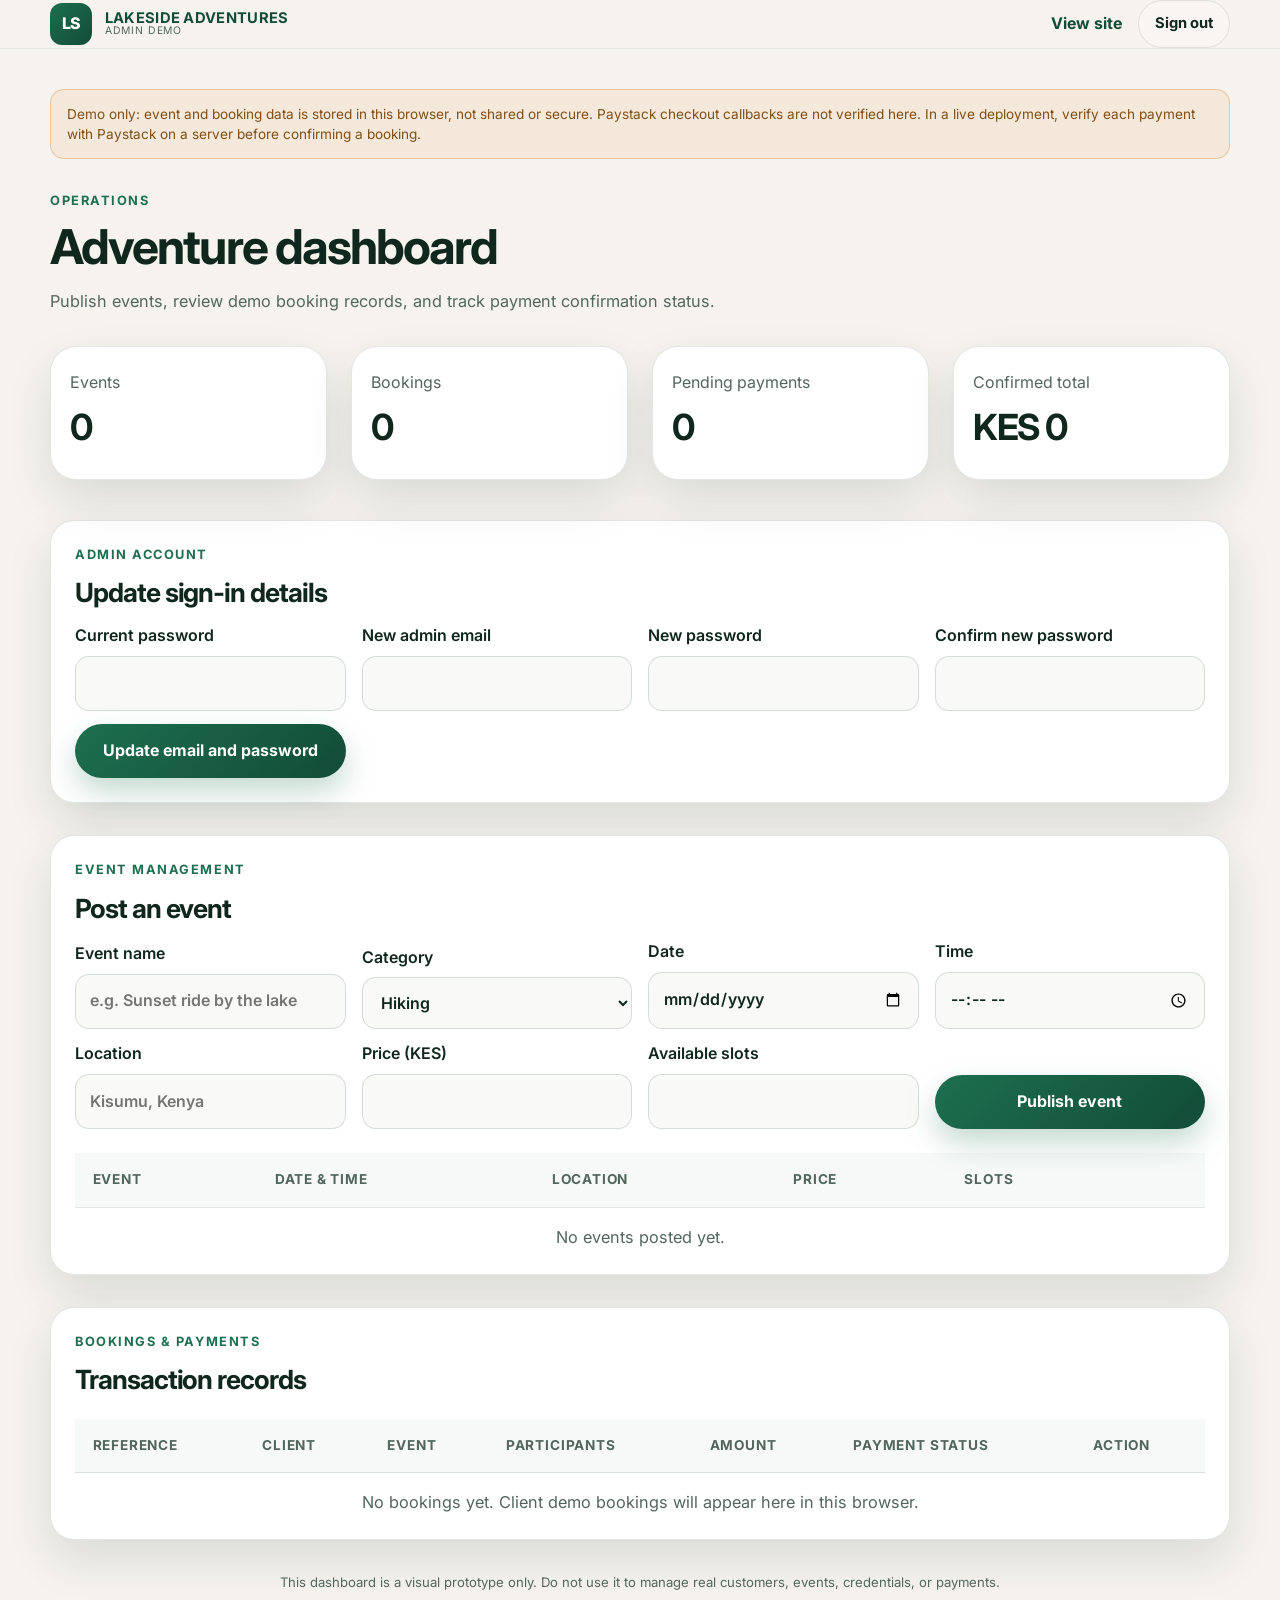
<file: admin.html>
<!DOCTYPE html>
<html lang="en">
  <head>
    <meta charset="UTF-8" />
    <meta name="viewport" content="width=device-width, initial-scale=1.0" />
    <meta name="robots" content="noindex, nofollow" />
    <meta name="description" content="LakeSide Adventures local admin dashboard prototype." />
    <title>Admin demo | LakeSide Adventures</title>
    <link rel="preconnect" href="https://fonts.googleapis.com" />
    <link rel="preconnect" href="https://fonts.gstatic.com" crossorigin />
    <link
      href="https://fonts.googleapis.com/css2?family=Inter:wght@400;500;600;700;800&display=swap"
      rel="stylesheet"
    />
    <link rel="stylesheet" href="styles.css" />
  </head>
  <body class="admin-page">
    <header class="site-header">
      <div class="container admin-nav">
        <a class="brand" href="index.html">
          <span class="brand-mark">LS</span>
          <span class="brand-text"><strong>LAKESIDE ADVENTURES</strong><small>Admin demo</small></span>
        </a>
        <div class="admin-nav-links">
          <a href="index.html">View site</a>
          <button class="secondary-btn small" id="adminSignOut" type="button">Sign out</button>
        </div>
      </div>
    </header>
    <main class="container admin-main">
      <div class="prototype-notice admin-notice">
        Demo only: event and booking data is stored in this browser, not shared or secure. Paystack checkout callbacks are not verified here.
        In a live deployment, verify each payment with Paystack on a server before confirming a booking.
      </div>

      <section class="admin-heading">
        <p class="section-label">Operations</p>
        <h1>Adventure dashboard</h1>
        <p>Publish events, review demo booking records, and track payment confirmation status.</p>
      </section>

      <section class="dashboard-grid admin-stats" aria-label="Dashboard totals">
        <article class="stat-box"><span>Events</span><strong id="eventCount">0</strong></article>
        <article class="stat-box"><span>Bookings</span><strong id="bookingCount">0</strong></article>
        <article class="stat-box"><span>Pending payments</span><strong id="pendingCount">0</strong></article>
        <article class="stat-box"><span>Confirmed total</span><strong id="revenueTotal">KES 0</strong></article>
      </section>

      <section class="admin-section">
        <div class="admin-section-heading">
          <div><p class="section-label">Admin account</p><h2>Update sign-in details</h2></div>
        </div>
        <form id="adminAccountForm" class="admin-form">
          <label>Current password<input type="password" name="currentPassword" autocomplete="current-password" required /></label>
          <label>New admin email<input type="email" name="email" autocomplete="email" required /></label>
          <label>New password<input type="password" name="password" autocomplete="new-password" minlength="12" required /></label>
          <label>Confirm new password<input type="password" name="passwordConfirm" autocomplete="new-password" minlength="12" required /></label>
          <button class="primary-btn admin-form-submit" type="submit">Update email and password</button>
          <p class="login-feedback" id="adminAccountFeedback" role="status" aria-live="polite" hidden></p>
        </form>
      </section>

      <section class="admin-section">
        <div class="admin-section-heading">
          <div><p class="section-label">Event management</p><h2>Post an event</h2></div>
        </div>
        <form id="eventForm" class="admin-form">
          <label>Event name<input type="text" name="title" required maxlength="80" placeholder="e.g. Sunset ride by the lake" /></label>
          <label>Category
            <select name="category">
              <option>Hiking</option><option>Cycling</option><option>Nature</option><option>Community</option>
            </select>
          </label>
          <label>Date<input type="date" name="date" required /></label>
          <label>Time<input type="time" name="time" required /></label>
          <label>Location<input type="text" name="location" required maxlength="100" placeholder="Kisumu, Kenya" /></label>
          <label>Price (KES)<input type="number" name="price" min="0" step="1" required /></label>
          <label>Available slots<input type="number" name="capacity" min="1" step="1" required /></label>
          <button class="primary-btn admin-form-submit" type="submit">Publish event</button>
        </form>
        <div class="admin-table-wrap">
          <table>
            <thead><tr><th>Event</th><th>Date & time</th><th>Location</th><th>Price</th><th>Slots</th><th></th></tr></thead>
            <tbody id="adminEvents"></tbody>
          </table>
          <p class="empty-state" id="emptyEvents">No events posted yet.</p>
        </div>
      </section>

      <section class="admin-section">
        <div class="admin-section-heading">
          <div><p class="section-label">Bookings & payments</p><h2>Transaction records</h2></div>
        </div>
        <div class="admin-table-wrap">
          <table>
            <thead><tr><th>Reference</th><th>Client</th><th>Event</th><th>Participants</th><th>Amount</th><th>Payment status</th><th>Action</th></tr></thead>
            <tbody id="adminTransactions"></tbody>
          </table>
          <p class="empty-state" id="emptyTransactions">No bookings yet. Client demo bookings will appear here in this browser.</p>
        </div>
      </section>
      <p class="admin-footnote">This dashboard is a visual prototype only. Do not use it to manage real customers, events, credentials, or payments.</p>
    </main>
    <script src="admin-auth.js"></script>
    <script src="admin.js"></script>
  </body>
</html>
</file>
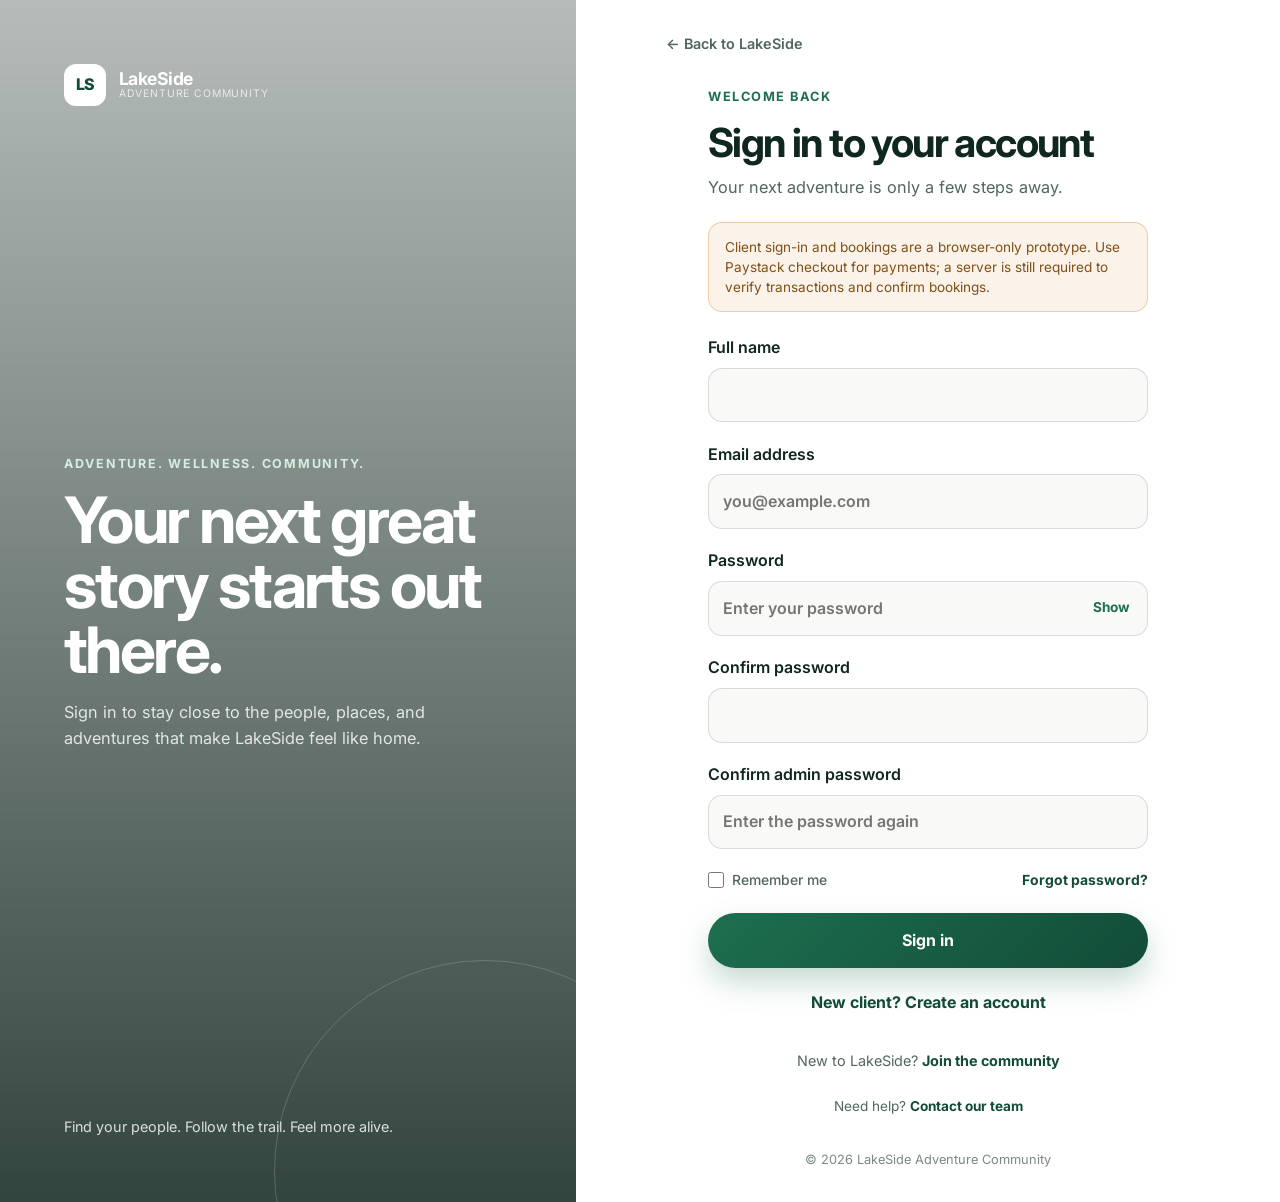
<file: login.html>
<!DOCTYPE html>
<html lang="en">
  <head>
    <meta charset="UTF-8" />
    <meta name="viewport" content="width=device-width, initial-scale=1.0" />
    <meta
      name="description"
      content="Sign in to your LakeSide Adventure Community account."
    />
    <title>Sign in | LakeSide Adventure Community</title>
    <link rel="preconnect" href="https://fonts.googleapis.com" />
    <link rel="preconnect" href="https://fonts.gstatic.com" crossorigin />
    <link
      href="https://fonts.googleapis.com/css2?family=Inter:wght@400;500;600;700;800&display=swap"
      rel="stylesheet"
    />
    <link rel="stylesheet" href="styles.css" />
  </head>
  <body class="login-page">
    <main class="login-layout">
      <aside class="login-story">
        <a href="index.html" class="brand login-brand" aria-label="LakeSide Adventure Community home">
          <span class="brand-mark">LS</span>
          <span class="brand-text">
            <strong>LakeSide</strong>
            <small>Adventure Community</small>
          </span>
        </a>
        <div class="login-story-copy">
          <p class="eyebrow">Adventure. Wellness. Community.</p>
          <h1>Your next great story starts out there.</h1>
          <p>Sign in to stay close to the people, places, and adventures that make LakeSide feel like home.</p>
        </div>
        <p class="login-story-caption">Find your people. Follow the trail. Feel more alive.</p>
      </aside>

      <section class="login-panel" aria-labelledby="login-heading">
        <a class="login-back-link" href="index.html">← Back to LakeSide</a>
        <div class="login-form-wrap">
          <p class="section-label">Welcome back</p>
          <h2 id="login-heading">Sign in to your account</h2>
          <p class="login-intro">Your next adventure is only a few steps away.</p>
          <p class="prototype-notice">Client sign-in and bookings are a browser-only prototype. Use Paystack checkout for payments; a server is still required to verify transactions and confirm bookings.</p>

          <form id="loginForm">
            <label for="clientName" id="clientNameLabel" hidden>
              Full name
              <input id="clientName" name="clientName" type="text" autocomplete="name" maxlength="100" />
            </label>
            <label for="loginEmail">
              Email address
              <input
                id="loginEmail"
                name="email"
                type="email"
                autocomplete="email"
                placeholder="you@example.com"
                required
              />
            </label>
            <label for="loginPassword">
              Password
              <span class="password-field">
                <input
                  id="loginPassword"
                  name="password"
                  type="password"
                  autocomplete="current-password"
                  placeholder="Enter your password"
                  required
                />
                <button
                  class="password-toggle"
                  id="passwordToggle"
                  type="button"
                  aria-label="Show password"
                  aria-pressed="false"
                >
                  Show
                </button>
              </span>
            </label>
            <label for="clientPasswordConfirm" id="clientPasswordConfirmLabel" hidden>
              Confirm password
              <input
                id="clientPasswordConfirm"
                name="clientPasswordConfirm"
                type="password"
                autocomplete="new-password"
                minlength="8"
              />
            </label>
            <label for="adminPasswordConfirm" id="adminPasswordConfirmLabel" hidden>
              Confirm admin password
              <input
                id="adminPasswordConfirm"
                name="adminPasswordConfirm"
                type="password"
                autocomplete="new-password"
                minlength="12"
                placeholder="Enter the password again"
              />
            </label>

            <div class="login-options">
              <label class="remember-option">
                <input type="checkbox" name="remember" />
                <span>Remember me</span>
              </label>
              <a href="mailto:hello@lakesidecommunity.co.ke?subject=Help%20with%20signing%20in">Forgot password?</a>
            </div>

            <button class="primary-btn full-width login-submit" type="submit">Sign in</button>
            <p class="login-feedback" id="loginFeedback" role="status" aria-live="polite" hidden></p>
          </form>
          <button class="login-mode-toggle" id="clientSignupToggle" type="button">New client? Create an account</button>

          <p class="signup-prompt">
            New to LakeSide?
            <a href="index.html#community">Join the community</a>
          </p>
          <p class="login-note">Need help? <a href="mailto:hello@lakesidecommunity.co.ke">Contact our team</a></p>
        </div>
        <footer class="login-footer">© 2026 LakeSide Adventure Community</footer>
      </section>
    </main>
    <script src="admin-auth.js"></script>
    <script src="client-auth.js"></script>
    <script src="login.js"></script>
  </body>
</html>
</file>
<file: styles.css>
:root {
  --bg: #f6f3ee;
  --bg-alt: #eef8f0;
  --panel: #ffffff;
  --panel-soft: #f4f6ef;
  --brand: #1d6f4f;
  --brand-dark: #124c38;
  --brand-light: #dfeee5;
  --accent: #e7a451;
  --text: #10271d;
  --muted: #52665d;
  --line: rgba(19, 53, 41, 0.12);
  --shadow: 0 20px 45px rgba(24, 52, 40, 0.12);
  --success: #1d824d;
  --warning: #d7872d;
}

* {
  box-sizing: border-box;
}

html {
  scroll-behavior: smooth;
}

body {
  margin: 0;
  font-family: "Inter", sans-serif;
  background: var(--bg);
  color: var(--text);
  line-height: 1.6;
}

a {
  color: inherit;
  text-decoration: none;
}

img {
  max-width: 100%;
  display: block;
}

button,
input,
select,
textarea {
  font: inherit;
}

.container {
  width: min(1180px, calc(100% - 2rem));
  margin: 0 auto;
}

.section-space {
  padding: 5.5rem 0;
}

.alt-bg {
  background: var(--bg-alt);
}

.section-label {
  margin: 0 0 0.75rem;
  color: var(--brand);
  text-transform: uppercase;
  letter-spacing: 0.12em;
  font-size: 0.8rem;
  font-weight: 700;
}

h1,
h2,
h3,
p {
  margin-top: 0;
}

h1 {
  font-size: clamp(2.7rem, 5vw, 5rem);
  line-height: 1.02;
  letter-spacing: -0.04em;
  margin-bottom: 1rem;
}

h2 {
  font-size: clamp(2rem, 4vw, 3rem);
  line-height: 1.15;
  letter-spacing: -0.04em;
  margin-bottom: 1rem;
}

h3 {
  font-size: 1.3rem;
  margin-bottom: 0.8rem;
}

p {
  color: var(--muted);
  font-size: 1.02rem;
}

.site-header {
  position: sticky;
  top: 0;
  z-index: 30;
  background: rgba(246, 243, 238, 0.88);
  backdrop-filter: blur(12px);
  border-bottom: 1px solid rgba(18, 76, 56, 0.08);
}

.nav-shell {
  display: flex;
  align-items: center;
  justify-content: space-between;
  gap: 1rem;
  min-height: 76px;
}

.brand {
  display: inline-flex;
  align-items: center;
  gap: 0.8rem;
  min-width: 0;
}

.brand-mark {
  display: inline-grid;
  place-items: center;
  width: 42px;
  height: 42px;
  border-radius: 12px;
  color: white;
  background: linear-gradient(135deg, var(--brand), var(--brand-dark));
  font-weight: 800;
  letter-spacing: -0.06em;
}

.brand-text {
  display: flex;
  flex-direction: column;
  line-height: 1.05;
}

.brand-text strong {
  font-size: 1.1rem;
  letter-spacing: -0.03em;
}

.brand-text small {
  font-size: 0.65rem;
  color: var(--muted);
  text-transform: uppercase;
  letter-spacing: 0.08em;
}

.site-nav {
  display: flex;
  align-items: center;
  gap: 1.2rem;
  font-size: 0.96rem;
  color: var(--muted);
}

.site-nav a {
  position: relative;
}

.site-nav a::after {
  content: "";
  position: absolute;
  left: 0;
  bottom: -4px;
  width: 100%;
  height: 2px;
  background: var(--brand);
  transform: scaleX(0);
  transform-origin: left;
  transition: transform 0.2s ease;
}

.site-nav a:hover::after,
.site-nav a:focus-visible::after {
  transform: scaleX(1);
}

.primary-btn,
.secondary-btn,
.small-btn,
.filter-btn,
.modal-close,
.nav-toggle {
  border: none;
  cursor: pointer;
  transition: transform 0.2s ease, box-shadow 0.2s ease, background 0.2s ease;
}

.primary-btn,
.secondary-btn,
.small-btn {
  display: inline-flex;
  align-items: center;
  justify-content: center;
  border-radius: 999px;
  padding: 0.9rem 1.4rem;
  font-weight: 700;
  text-align: center;
}

.primary-btn {
  background: linear-gradient(135deg, var(--brand), var(--brand-dark));
  color: white;
  box-shadow: 0 14px 30px rgba(29, 111, 79, 0.26);
}

.primary-btn:hover,
.primary-btn:focus-visible,
.secondary-btn:hover,
.secondary-btn:focus-visible,
.small-btn:hover,
.small-btn:focus-visible,
.filter-btn:hover,
.filter-btn:focus-visible,
.nav-toggle:hover,
.nav-toggle:focus-visible {
  transform: translateY(-1px);
}

.secondary-btn {
  background: rgba(255, 255, 255, 0.18);
  color: var(--text);
  border: 1px solid rgba(16, 39, 29, 0.1);
}

.small-btn {
  padding: 0.7rem 1.1rem;
  background: var(--brand-light);
  color: var(--brand-dark);
  margin-top: 0.75rem;
}

.nav-cta {
  white-space: nowrap;
}

.hero {
  position: relative;
  min-height: 700px;
  display: flex;
  align-items: center;
  background: url("https://images.unsplash.com/photo-1501785888041-af3ef285b470?auto=format&fit=crop&w=1800&q=80") center/cover no-repeat;
}

.hero-overlay {
  position: absolute;
  inset: 0;
  background: linear-gradient(90deg, rgba(16, 39, 29, 0.82), rgba(16, 39, 29, 0.38));
}

.hero-inner {
  position: relative;
  z-index: 1;
  width: min(1180px, calc(100% - 2rem));
}

.hero-copy {
  max-width: 620px;
  color: white;
}

.hero-copy .lead {
  color: rgba(255, 255, 255, 0.82);
  font-size: 1.08rem;
  max-width: 560px;
  margin-bottom: 1.6rem;
}

.eyebrow {
  color: #dce9e2;
  text-transform: uppercase;
  letter-spacing: 0.14em;
  font-size: 0.78rem;
  font-weight: 700;
  margin-bottom: 0.8rem;
}

.hero-actions {
  display: flex;
  flex-wrap: wrap;
  gap: 1rem;
  margin-bottom: 2rem;
}

.hero-stats {
  margin: 0;
  padding: 0;
  list-style: none;
  display: grid;
  grid-template-columns: repeat(3, minmax(120px, 1fr));
  gap: 1rem;
  max-width: 540px;
}

.hero-stats li {
  display: flex;
  flex-direction: column;
  gap: 0.3rem;
  background: rgba(255, 255, 255, 0.08);
  border: 1px solid rgba(255, 255, 255, 0.08);
  border-radius: 18px;
  padding: 0.9rem 1rem;
}

.hero-stats strong {
  color: white;
  font-size: 1.5rem;
}

.hero-stats span {
  color: rgba(255, 255, 255, 0.8);
  font-size: 0.8rem;
}

.intro-grid,
.community-grid,
.contact-grid {
  display: grid;
  grid-template-columns: 1.2fr 0.8fr;
  gap: 2rem;
  align-items: center;
}

.text-link {
  display: inline-flex;
  margin-top: 0.4rem;
  color: var(--brand);
  font-weight: 700;
}

.mission-card {
  display: grid;
  gap: 1rem;
}

.mission-box {
  background: var(--panel);
  border-radius: 24px;
  padding: 1.5rem;
  box-shadow: var(--shadow);
  border: 1px solid var(--line);
}

.mission-box h3 {
  color: var(--brand-dark);
}

.value-grid {
  display: grid;
  grid-template-columns: repeat(4, minmax(0, 1fr));
  gap: 1.25rem;
  margin-top: 2.5rem;
}

.value-card,
.adventure-card,
.event-card,
.partner-card,
.stat-box,
.contact-form,
.membership-form,
.booking-table-wrap {
  background: var(--panel);
  border: 1px solid var(--line);
  border-radius: 26px;
  box-shadow: var(--shadow);
}

.value-card {
  padding: 1.5rem;
}

.value-card span {
  display: inline-grid;
  place-items: center;
  width: 52px;
  height: 52px;
  border-radius: 14px;
  background: var(--brand-light);
  font-size: 1.6rem;
  margin-bottom: 0.8rem;
}

.section-header {
  margin-bottom: 2rem;
}

.split-row {
  display: flex;
  align-items: end;
  justify-content: space-between;
  gap: 1rem;
}

.adventure-grid,
.partners-grid,
.event-grid,
.dashboard-grid {
  display: grid;
  grid-template-columns: repeat(2, minmax(0, 1fr));
  gap: 1.5rem;
}

.adventure-card {
  overflow: hidden;
}

.card-visual {
  height: 220px;
  background-size: cover;
  background-position: center;
}

.card-visual.hiking {
  background-image: url("https://images.unsplash.com/photo-1551632811-561732d1e306?auto=format&fit=crop&w=900&q=80");
}

.card-visual.cycling {
  background-image: url("https://images.unsplash.com/photo-1541625602330-2277a4c46182?auto=format&fit=crop&w=900&q=80");
}

.card-visual.nature {
  background-image: url("https://images.unsplash.com/photo-1500530855697-b586d89ba3ee?auto=format&fit=crop&w=900&q=80");
}

.card-visual.community {
  background-image: url("https://images.unsplash.com/photo-1517457373958-b7bdd4587205?auto=format&fit=crop&w=900&q=80");
}

.card-content {
  padding: 1.5rem;
}

.card-meta {
  display: inline-flex;
  align-items: center;
  gap: 0.5rem;
  padding: 0.45rem 0.75rem;
  border-radius: 999px;
  background: var(--brand-light);
  color: var(--brand-dark);
  font-weight: 700;
  margin-bottom: 0.8rem;
}

.card-content ul {
  list-style: none;
  padding: 0;
  margin: 1rem 0 0;
  color: var(--muted);
  display: grid;
  gap: 0.35rem;
}

.event-grid {
  grid-template-columns: repeat(3, minmax(0, 1fr));
}

.event-card {
  padding: 1.5rem;
}

.lakeside-featured-events .event-card {
  background: linear-gradient(155deg, var(--panel) 62%, var(--brand-light));
  border: 1px solid rgba(29, 111, 79, 0.18);
  transition: transform 0.2s ease, box-shadow 0.2s ease;
}

.lakeside-featured-events .event-card:hover {
  transform: translateY(-4px);
  box-shadow: 0 24px 48px rgba(18, 76, 56, 0.18);
}

.lakeside-featured-events .event-card h3 {
  color: var(--brand-dark);
}

.event-badge {
  display: inline-flex;
  background: var(--accent);
  color: var(--text);
  border-radius: 999px;
  padding: 0.35rem 0.7rem;
  font-weight: 700;
  font-size: 0.75rem;
  text-transform: uppercase;
  letter-spacing: 0.08em;
}

.event-card ul {
  list-style: none;
  padding: 0;
  margin: 1rem 0 0;
  display: grid;
  gap: 0.65rem;
  color: var(--muted);
}

.event-card li {
  display: flex;
  gap: 0.55rem;
}

.event-actions {
  display: flex;
  gap: 0.75rem;
  margin-top: 1.2rem;
}

.secondary-btn.small,
.primary-btn.small {
  padding: 0.7rem 1rem;
  font-size: 0.92rem;
}

.gallery-filters {
  display: flex;
  flex-wrap: wrap;
  gap: 0.75rem;
  margin-bottom: 1.5rem;
}

.filter-btn {
  padding: 0.7rem 1rem;
  border-radius: 999px;
  background: white;
  color: var(--muted);
  border: 1px solid var(--line);
  font-weight: 600;
}

.filter-btn.active {
  background: var(--brand);
  color: white;
  border-color: transparent;
}

.gallery-grid {
  display: grid;
  grid-template-columns: repeat(3, minmax(0, 1fr));
  gap: 1rem;
}

.gallery-item {
  aspect-ratio: 4 / 3;
  overflow: hidden;
  border-radius: 22px;
  border: 1px solid var(--line);
  box-shadow: var(--shadow);
}

.gallery-item img {
  width: 100%;
  height: 100%;
  object-fit: cover;
}

.gallery-item.hidden {
  display: none;
}

.community-benefits {
  display: grid;
  gap: 0.8rem;
  margin-top: 1.6rem;
}

.community-benefits div {
  display: flex;
  flex-direction: column;
  gap: 0.15rem;
  padding: 1rem 1.1rem;
  background: rgba(29, 111, 79, 0.04);
  border-radius: 18px;
}

.community-benefits strong {
  color: var(--brand-dark);
}

.membership-form,
.contact-form {
  padding: 1.5rem;
}

.field-grid {
  display: grid;
  gap: 1rem;
}

.two-col {
  grid-template-columns: repeat(2, minmax(0, 1fr));
}

label {
  display: grid;
  gap: 0.45rem;
  color: var(--text);
  font-weight: 600;
  margin-bottom: 1rem;
}

input,
select,
textarea {
  width: 100%;
  border: 1px solid rgba(19, 53, 41, 0.15);
  background: #f9faf7;
  border-radius: 14px;
  padding: 0.85rem 0.9rem;
  color: var(--text);
}

input:focus,
select:focus,
textarea:focus {
  outline: 2px solid rgba(29, 111, 79, 0.14);
  border-color: rgba(29, 111, 79, 0.35);
}

.full-width {
  width: 100%;
}

.booking-total {
  margin: 0 0 1rem;
  color: var(--brand-dark);
  font-weight: 700;
}

.booking-feedback {
  padding: 0.85rem 1rem;
  border-radius: 14px;
  background: rgba(29, 111, 79, 0.08);
  color: var(--brand-dark);
}

.partners-grid {
  grid-template-columns: repeat(3, minmax(0, 1fr));
}

.partner-card {
  padding: 1.5rem;
}

.cta-panel {
  display: flex;
  justify-content: space-between;
  align-items: center;
  gap: 1rem;
  background: linear-gradient(135deg, var(--brand), var(--brand-dark));
  color: white;
  border-radius: 26px;
  padding: 1.8rem 2rem;
  margin-top: 2rem;
}

.cta-panel .section-label,
.cta-panel h3 {
  color: white;
  margin: 0;
}

.contact-list {
  display: grid;
  gap: 0.8rem;
  margin: 1.6rem 0;
}

.contact-list p {
  display: flex;
  align-items: center;
  gap: 0.7rem;
  font-size: 1rem;
  color: var(--text);
  margin: 0;
}

.whatsapp-link {
  display: inline-flex;
  border-radius: 999px;
  background: #1fcd63;
  color: white;
  padding: 0.9rem 1.4rem;
  font-weight: 700;
  box-shadow: 0 14px 25px rgba(31, 205, 99, 0.2);
}

.dashboard-wrap {
  padding-top: 3rem;
}

.dashboard-grid {
  grid-template-columns: repeat(3, minmax(0, 1fr));
}

.stat-box {
  padding: 1.4rem 1.2rem;
  display: flex;
  flex-direction: column;
  gap: 0.2rem;
}

.stat-box span {
  color: var(--muted);
}

.stat-box strong {
  font-size: clamp(1.5rem, 3vw, 2.25rem);
  letter-spacing: -0.04em;
}

.booking-table-wrap {
  margin-top: 1.8rem;
  overflow: hidden;
}

table {
  width: 100%;
  border-collapse: collapse;
}

thead {
  background: rgba(29, 111, 79, 0.04);
}

th,
td {
  text-align: left;
  padding: 1rem 1.1rem;
  border-bottom: 1px solid var(--line);
}

th {
  font-size: 0.85rem;
  letter-spacing: 0.06em;
  text-transform: uppercase;
  color: var(--muted);
}

.status {
  display: inline-flex;
  align-items: center;
  justify-content: center;
  padding: 0.35rem 0.75rem;
  border-radius: 999px;
  font-size: 0.78rem;
  font-weight: 700;
}

.status.confirmed {
  background: rgba(29, 130, 77, 0.12);
  color: var(--success);
}

.status.pending {
  background: rgba(215, 135, 45, 0.12);
  color: var(--warning);
}

.site-footer {
  background: #0c211a;
  color: rgba(255, 255, 255, 0.8);
  padding: 1.4rem 0;
}

.footer-shell {
  display: flex;
  justify-content: space-between;
  align-items: center;
  gap: 1rem;
}

.footer-shell p {
  margin: 0;
  color: rgba(255, 255, 255, 0.72);
}

.footer-links {
  display: flex;
  gap: 1rem;
}

.modal {
  position: fixed;
  inset: 0;
  display: grid;
  place-items: center;
  z-index: 50;
}

.modal.hidden {
  display: none;
}

.modal-backdrop {
  position: absolute;
  inset: 0;
  background: rgba(10, 22, 17, 0.6);
}

.modal-card {
  position: relative;
  width: min(680px, calc(100% - 1.5rem));
  max-height: calc(100vh - 2rem);
  overflow-y: auto;
  background: white;
  border-radius: 28px;
  padding: 1.6rem;
  box-shadow: 0 28px 80px rgba(0, 0, 0, 0.18);
  z-index: 1;
}

.modal-close {
  position: absolute;
  top: 0.8rem;
  right: 0.8rem;
  width: 42px;
  height: 42px;
  border-radius: 50%;
  border: 1px solid var(--line);
  background: white;
  font-size: 1.8rem;
  line-height: 1;
  color: var(--text);
}

.toast {
  position: fixed;
  bottom: 1.5rem;
  right: 1.5rem;
  background: rgba(12, 33, 26, 0.96);
  color: white;
  border-radius: 12px;
  padding: 0.8rem 1rem;
  box-shadow: var(--shadow);
  opacity: 0;
  visibility: hidden;
  transform: translateY(12px);
  transition: opacity 0.2s ease, transform 0.2s ease, visibility 0s linear 0.2s;
  z-index: 60;
}

.toast.show {
  opacity: 1;
  visibility: visible;
  transform: translateY(0);
  transition: opacity 0.2s ease, transform 0.2s ease;
}

.nav-toggle {
  display: none;
  background: transparent;
  border: 1px solid var(--line);
  border-radius: 12px;
  width: 46px;
  height: 46px;
  padding: 0.65rem;
}

.nav-toggle span {
  display: block;
  width: 100%;
  height: 2px;
  background: var(--text);
  margin: 5px 0;
}

.login-page {
  min-height: 100vh;
  background: #fff;
}

.login-layout {
  display: grid;
  grid-template-columns: minmax(320px, 0.9fr) minmax(480px, 1.1fr);
  min-height: 100vh;
}

.login-story {
  position: relative;
  display: flex;
  flex-direction: column;
  justify-content: space-between;
  min-height: 100vh;
  overflow: hidden;
  padding: clamp(2rem, 5vw, 4.5rem);
  color: white;
  background:
    linear-gradient(180deg, rgba(12, 33, 26, 0.3), rgba(12, 33, 26, 0.84)),
    url("https://images.unsplash.com/photo-1472396961693-142e6e269027?auto=format&fit=crop&w=1500&q=85")
      center / cover no-repeat;
}

.login-story::after {
  position: absolute;
  right: -120px;
  bottom: -180px;
  width: 420px;
  height: 420px;
  border: 1px solid rgba(255, 255, 255, 0.18);
  border-radius: 50%;
  content: "";
  pointer-events: none;
}

.login-brand,
.login-story-copy,
.login-story-caption {
  position: relative;
  z-index: 1;
}

.login-brand .brand-mark {
  color: var(--brand-dark);
  background: white;
}

.login-brand .brand-text small {
  color: rgba(255, 255, 255, 0.74);
}

.login-story-copy {
  max-width: 520px;
  padding: 4rem 0;
}

.login-story-copy .eyebrow {
  color: #d7eddf;
}

.login-story-copy h1 {
  font-size: clamp(2.8rem, 5vw, 4.7rem);
}

.login-story-copy > p:last-child,
.login-story-caption {
  color: rgba(255, 255, 255, 0.82);
}

.login-story-caption {
  margin: 0;
  font-size: 0.9rem;
}

.login-panel {
  display: flex;
  flex-direction: column;
  justify-content: space-between;
  min-height: 100vh;
  padding: 2rem clamp(2rem, 7vw, 7rem);
}

.login-back-link {
  align-self: flex-start;
  color: var(--muted);
  font-size: 0.9rem;
  font-weight: 600;
}

.login-back-link:hover,
.login-back-link:focus-visible,
.login-options a:hover,
.signup-prompt a:hover,
.login-note a:hover {
  color: var(--brand);
}

.login-form-wrap {
  width: min(100%, 440px);
  margin: 2rem auto;
}

.login-form-wrap h2 {
  font-size: clamp(1.9rem, 4vw, 2.5rem);
  margin-bottom: 0.5rem;
}

.login-intro {
  margin-bottom: 2rem;
}

.login-form-wrap form > label {
  margin-bottom: 1.2rem;
}

.password-field {
  position: relative;
  display: block;
}

.password-field input {
  padding-right: 4.5rem;
}

.password-toggle {
  position: absolute;
  top: 50%;
  right: 0.9rem;
  padding: 0.25rem;
  transform: translateY(-50%);
  border: 0;
  background: transparent;
  color: var(--brand);
  cursor: pointer;
  font-size: 0.85rem;
  font-weight: 700;
}

.password-toggle:hover,
.password-toggle:focus-visible {
  color: var(--brand-dark);
}

.login-options {
  display: flex;
  align-items: center;
  justify-content: space-between;
  gap: 1rem;
  margin: 0.2rem 0 1.4rem;
  font-size: 0.87rem;
}

.remember-option {
  display: inline-flex;
  align-items: center;
  gap: 0.5rem;
  margin: 0;
  color: var(--muted);
  font-weight: 500;
}

.remember-option input {
  width: 16px;
  height: 16px;
  margin: 0;
  accent-color: var(--brand);
}

.login-options a,
.signup-prompt a,
.login-note a {
  color: var(--brand-dark);
  font-weight: 700;
}

.login-submit {
  min-height: 52px;
}

.login-mode-toggle {
  display: block;
  margin: 1rem auto 0;
  padding: 0.4rem 0.7rem;
  border: 0;
  background: transparent;
  color: var(--brand-dark);
  cursor: pointer;
  font-weight: 700;
}

.login-mode-toggle:hover,
.login-mode-toggle:focus-visible {
  color: var(--brand);
  text-decoration: underline;
}

.login-feedback {
  margin: 1rem 0 0;
  border: 1px solid rgba(215, 135, 45, 0.28);
  border-radius: 14px;
  padding: 0.8rem 1rem;
  background: rgba(215, 135, 45, 0.08);
  color: #805018;
  font-size: 0.9rem;
}

.signup-prompt {
  margin: 1.7rem 0 0;
  text-align: center;
  font-size: 0.9rem;
}

.login-note {
  margin: 1.5rem 0 0;
  text-align: center;
  font-size: 0.85rem;
}

.login-footer {
  color: #7b8982;
  text-align: center;
  font-size: 0.8rem;
}

@media (max-width: 960px) {
  .site-nav {
    position: absolute;
    top: 100%;
    left: 1rem;
    right: 1rem;
    flex-direction: column;
    background: rgba(246, 243, 238, 0.99);
    border: 1px solid var(--line);
    border-radius: 18px;
    box-shadow: var(--shadow);
    padding: 1rem;
    opacity: 0;
    visibility: hidden;
    pointer-events: none;
    transform: translateY(-8px);
    transition: opacity 0.2s ease, transform 0.2s ease, visibility 0s linear 0.2s;
  }

  .site-header.open .site-nav {
    opacity: 1;
    visibility: visible;
    pointer-events: auto;
    transform: translateY(0);
    transition: opacity 0.2s ease, transform 0.2s ease;
  }

  .nav-toggle {
    display: inline-block;
  }

  .nav-cta {
    display: none;
  }

  .value-grid,
  .adventure-grid,
  .dashboard-grid,
  .partners-grid,
  .gallery-grid,
  .event-grid,
  .intro-grid,
  .community-grid,
  .contact-grid {
    grid-template-columns: 1fr;
  }

  .hero {
    min-height: 590px;
  }

  .hero-stats {
    grid-template-columns: 1fr;
  }

  .split-row,
  .cta-panel,
  .footer-shell {
    display: grid;
    gap: 1rem;
  }

  .login-layout {
    grid-template-columns: 1fr;
  }

  .login-story {
    min-height: 370px;
    padding: 2rem;
  }

  .login-story-copy {
    padding: 2.5rem 0 0;
  }

  .login-story-copy h1 {
    max-width: 520px;
    font-size: clamp(2.4rem, 7vw, 3.8rem);
  }

  .login-story-caption {
    display: none;
  }

  .login-panel {
    min-height: 620px;
    padding: 1.5rem 2rem;
  }
}

@media (max-width: 560px) {
  .section-space {
    padding: 4rem 0;
  }

  .two-col {
    grid-template-columns: 1fr;
  }

  .hero-copy .hero-actions,
  .event-actions {
    display: grid;
    grid-template-columns: 1fr;
  }

  .primary-btn,
  .secondary-btn,
  .small-btn {
    width: 100%;
  }

  .login-story {
    min-height: 310px;
    padding: 1.5rem;
  }

  .login-panel {
    min-height: 620px;
    padding: 1.25rem 1.5rem;
  }

  .login-options {
    align-items: flex-start;
  }
}

.nav-actions {
  display: flex;
  align-items: center;
  gap: 1rem;
}

.login-nav-link {
  color: var(--brand-dark);
  font-weight: 700;
}

.site-header .brand-text strong {
  color: var(--brand-dark);
  font-size: 0.92rem;
  letter-spacing: 0.02em;
}

.hero {
  min-height: min(760px, calc(100vh - 76px));
  background-image: url("https://images.unsplash.com/photo-1551632811-561732d1e306?auto=format&fit=crop&w=2000&q=85");
}

.hero-overlay {
  background: linear-gradient(90deg, rgba(13, 36, 27, 0.72), rgba(13, 36, 27, 0.1)),
    linear-gradient(0deg, rgba(13, 36, 27, 0.36), transparent 55%);
}

.hero-copy {
  max-width: 720px;
}

.hero-copy .eyebrow {
  display: inline-flex;
  margin-bottom: 1.2rem;
  border-radius: 3px;
  padding: 0.45rem 0.7rem;
  background: var(--accent);
  color: white;
  font-size: 0.76rem;
}

.hero h1 {
  max-width: 720px;
  text-transform: uppercase;
}

.hero .secondary-btn {
  color: white;
  border-color: rgba(255, 255, 255, 0.65);
}

.intro-grid {
  grid-template-columns: 1.05fr 0.95fr;
  gap: 4rem;
}

.about-values {
  display: grid;
  grid-template-columns: repeat(2, minmax(0, 1fr));
  gap: 1rem;
  margin: 1.8rem 0;
}

.about-values article {
  display: flex;
  align-items: center;
  gap: 0.75rem;
}

.about-values article > span {
  display: grid;
  flex: 0 0 38px;
  width: 38px;
  height: 38px;
  place-items: center;
  border-radius: 50%;
  background: var(--brand-light);
  color: var(--brand);
  font-size: 1.15rem;
  font-weight: 800;
}

.about-values article div,
.about-values article small {
  display: block;
}

.about-values article strong {
  font-size: 0.92rem;
}

.about-values article small {
  color: var(--muted);
  font-size: 0.76rem;
  line-height: 1.35;
}

.about-visual {
  position: relative;
  min-height: 420px;
}

.about-photo {
  min-height: 420px;
  border-radius: 28px;
  background: url("https://images.unsplash.com/photo-1517457373958-b7bdd4587205?auto=format&fit=crop&w=1100&q=85") center/cover;
  box-shadow: var(--shadow);
}

.member-badge {
  position: absolute;
  right: -1rem;
  bottom: 1.5rem;
  display: grid;
  gap: 0.1rem;
  min-width: 190px;
  padding: 1rem 1.3rem;
  border-radius: 16px;
  background: var(--accent);
  color: white;
  box-shadow: var(--shadow);
}

.member-badge strong {
  font-size: 1.6rem;
}

.member-badge span {
  font-size: 0.82rem;
}

.adventure-grid {
  gap: 1.25rem;
}

.card-visual {
  height: 250px;
}

.card-content {
  padding: 1.35rem;
}

.card-meta {
  text-transform: uppercase;
  font-size: 0.76rem;
  letter-spacing: 0.08em;
}

.event-date-note {
  max-width: 540px;
  margin: 0.2rem 0 0;
  font-size: 0.88rem;
}

.event-card h3 {
  margin-top: 1rem;
}

.event-card ul {
  min-height: 88px;
}

.story-callout {
  display: grid;
  grid-template-columns: 0.85fr 1.15fr;
  align-items: center;
  gap: 2rem;
}

.story-grid {
  display: grid;
  grid-template-columns: repeat(3, minmax(0, 1fr));
  gap: 1.25rem;
}

.story-card {
  overflow: hidden;
  border: 1px solid var(--line);
  border-radius: 24px;
  background: white;
  box-shadow: var(--shadow);
}

.story-image {
  min-height: 210px;
  background-position: center;
  background-size: cover;
}

.story-hiking {
  background-image: url("https://images.unsplash.com/photo-1551632811-561732d1e306?auto=format&fit=crop&w=900&q=80");
}

.story-lake {
  background-image: url("https://images.unsplash.com/photo-1500530855697-b586d89ba3ee?auto=format&fit=crop&w=900&q=80");
}

.story-community {
  background-image: url("https://images.unsplash.com/photo-1517457373958-b7bdd4587205?auto=format&fit=crop&w=900&q=80");
}

.story-copy {
  padding: 1.25rem;
}

.story-copy > span {
  color: var(--brand);
  font-size: 0.72rem;
  font-weight: 700;
  letter-spacing: 0.08em;
}

.story-copy h3 {
  margin: 0.6rem 0;
}

.story-copy p {
  margin: 0;
  font-size: 0.9rem;
}

.social-links {
  display: grid;
  grid-template-columns: repeat(3, minmax(0, 1fr));
  gap: 0.8rem;
}

.social-links a {
  display: grid;
  gap: 0.3rem;
  padding: 1rem;
  border: 1px solid var(--line);
  border-radius: 18px;
  background: white;
}

.social-links a span {
  color: var(--brand);
  font-size: 0.72rem;
  font-weight: 700;
  letter-spacing: 0.08em;
  text-transform: uppercase;
}

.social-links a strong {
  overflow-wrap: anywhere;
  font-size: 0.8rem;
}

.prototype-notice {
  border: 1px solid rgba(215, 135, 45, 0.35);
  border-radius: 14px;
  padding: 0.85rem 1rem;
  background: rgba(215, 135, 45, 0.1);
  color: #805018;
  font-size: 0.85rem;
  line-height: 1.5;
}

.login-form-wrap > .prototype-notice {
  margin: -0.6rem 0 1.4rem;
}

.site-footer {
  padding: 2rem 0;
}

.footer-shell {
  display: grid;
  grid-template-columns: 1.6fr 0.8fr 0.9fr 1.2fr;
  align-items: start;
  gap: 2rem;
}

.footer-brand strong,
.footer-column > strong {
  display: block;
  margin-bottom: 0.8rem;
  color: white;
}

.footer-brand p {
  max-width: 340px;
  color: rgba(255, 255, 255, 0.72);
  font-size: 0.9rem;
}

.footer-column {
  display: grid;
  gap: 0.45rem;
  color: rgba(255, 255, 255, 0.72);
  font-size: 0.86rem;
}

.footer-column > strong {
  color: white;
}

.footer-copyright {
  margin-top: 1.5rem;
  padding-top: 1rem;
  border-top: 1px solid rgba(255, 255, 255, 0.15);
  color: rgba(255, 255, 255, 0.65);
  font-size: 0.82rem;
}

.whatsapp-float {
  position: fixed;
  right: 1.2rem;
  bottom: 1.2rem;
  z-index: 25;
  display: grid;
  width: 58px;
  height: 58px;
  place-items: center;
  border-radius: 50%;
  background: #1fcd63;
  color: white;
  font-weight: 800;
  box-shadow: 0 8px 24px rgba(18, 76, 56, 0.28);
}

.footer-links a:hover {
  color: white;
}

.admin-page {
  min-height: 100vh;
  background: var(--bg);
}

.admin-nav,
.admin-nav-links {
  display: flex;
  align-items: center;
  justify-content: space-between;
  gap: 1rem;
}

.admin-nav-links a {
  font-weight: 700;
  color: var(--brand-dark);
}

.admin-main {
  padding-top: 2.5rem;
  padding-bottom: 4rem;
}

.admin-notice {
  margin-bottom: 2rem;
}

.admin-heading {
  margin-bottom: 2rem;
}

.admin-heading h1 {
  font-size: clamp(2rem, 4vw, 3rem);
}

.admin-stats {
  grid-template-columns: repeat(4, minmax(0, 1fr));
  margin-bottom: 2.5rem;
}

.admin-section {
  margin: 2rem 0;
  padding: 1.5rem;
  border: 1px solid var(--line);
  border-radius: 24px;
  background: white;
  box-shadow: var(--shadow);
}

.admin-section-heading h2 {
  font-size: 1.65rem;
}

.admin-form {
  display: grid;
  grid-template-columns: repeat(4, minmax(0, 1fr));
  gap: 0.8rem 1rem;
  align-items: end;
}

.admin-form label {
  margin: 0;
}

.admin-form-submit {
  min-height: 48px;
  align-self: end;
}

.admin-table-wrap {
  margin-top: 1.5rem;
  overflow-x: auto;
}

.admin-table-wrap table {
  min-width: 760px;
}

.table-action {
  border: 0;
  border-radius: 999px;
  padding: 0.55rem 0.8rem;
  background: var(--brand-light);
  color: var(--brand-dark);
  cursor: pointer;
  font-weight: 700;
  white-space: nowrap;
}

.remove-action {
  background: rgba(176, 54, 54, 0.1);
  color: #9b2626;
}

.empty-state {
  margin: 1rem 0 0;
  text-align: center;
}

.admin-footnote {
  text-align: center;
  font-size: 0.82rem;
}

@media (max-width: 960px) {
  .nav-actions .nav-cta {
    display: none;
  }

  .intro-grid,
  .story-callout {
    grid-template-columns: 1fr;
  }

  .footer-shell {
    grid-template-columns: repeat(2, minmax(0, 1fr));
  }

  .story-grid {
    grid-template-columns: repeat(2, minmax(0, 1fr));
  }

  .member-badge {
    right: 1rem;
  }

  .admin-stats {
    grid-template-columns: repeat(2, minmax(0, 1fr));
  }

  .admin-form {
    grid-template-columns: repeat(2, minmax(0, 1fr));
  }
}

@media (max-width: 560px) {
  .nav-actions {
    gap: 0.5rem;
  }

  .login-nav-link {
    font-size: 0.9rem;
  }

  .about-values,
  .social-links,
  .story-grid,
  .admin-stats,
  .admin-form {
    grid-template-columns: 1fr;
  }

  .footer-shell {
    grid-template-columns: 1fr;
  }

  .about-visual,
  .about-photo {
    min-height: 310px;
  }

  .member-badge {
    bottom: 0.8rem;
  }

  .admin-section {
    padding: 1rem;
  }
}
</file>
